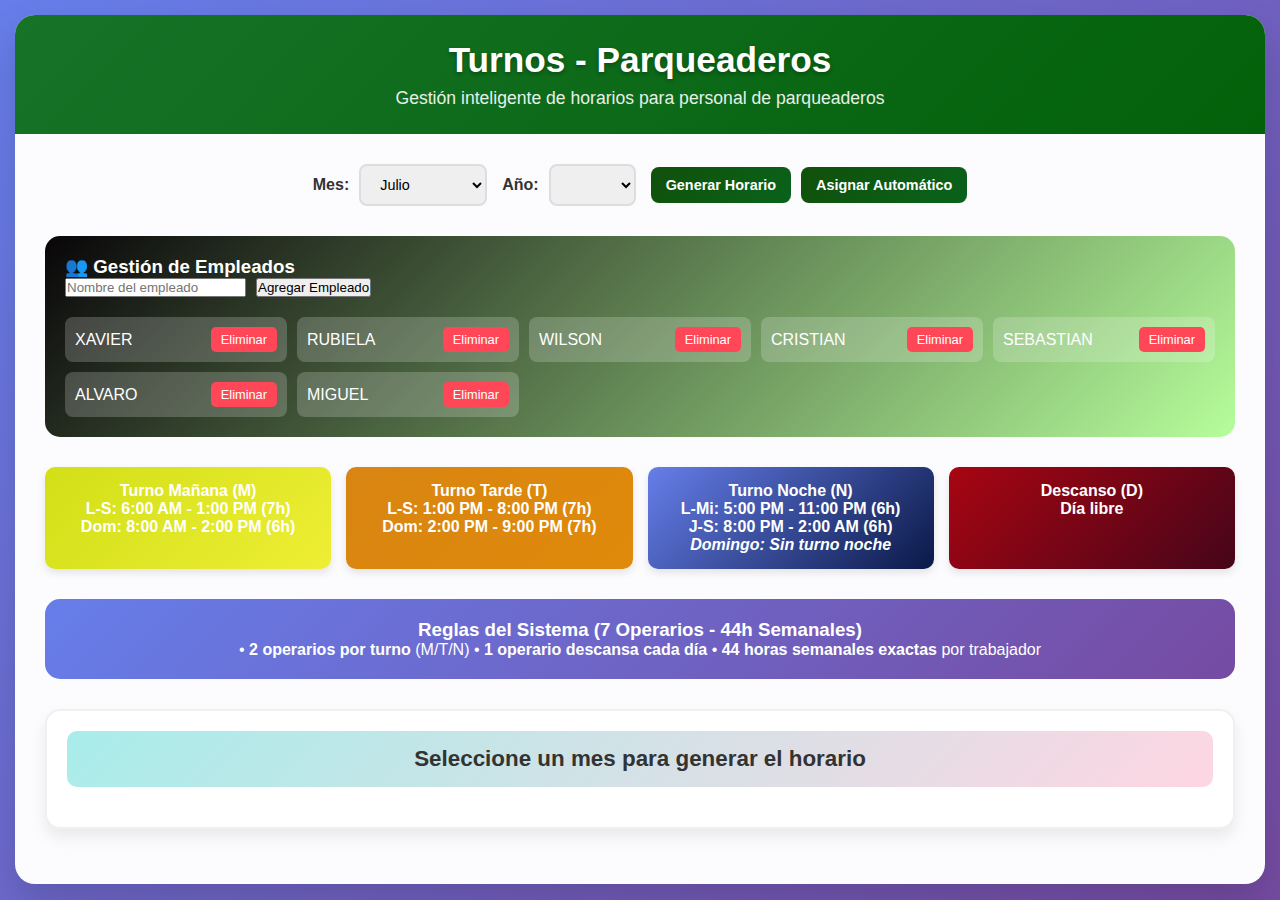
<file: index.HTML>
<!DOCTYPE html>
<html lang="es">
<head>
    <meta charset="UTF-8">
    <meta name="viewport" content="width=device-width, initial-scale=1.0">
    <title>Sistema de Turnos - Parqueaderos</title>
    <style>
        * {
            margin: 0;
            padding: 0;
            box-sizing: border-box;
        }

        body {
            font-family: 'Segoe UI', Tahoma, Geneva, Verdana, sans-serif;
            background: linear-gradient(135deg, #667eea 0%, #764ba2 100%);
            min-height: 100vh;
            padding: 15px;
        }

        .container {
            max-width: 1600px;
            margin: 0 auto;
            background: rgba(255, 255, 255, 0.98);
            border-radius: 20px;
            box-shadow: 0 20px 40px rgba(0, 0, 0, 0.15);
            overflow: hidden;
        }

        .header {
            background: linear-gradient(135deg, #177328 0%, #026109 100%);
            color: white;
            padding: 25px;
            text-align: center;
        }

        .header h1 {
            font-size: 2.2rem;
            margin-bottom: 8px;
            text-shadow: 0 2px 4px rgba(0, 0, 0, 0.3);
        }

        .header p {
            font-size: 1.1rem;
            opacity: 0.9;
        }

        .content {
            padding: 30px;
        }

        .controls {
            display: flex;
            gap: 15px;
            margin-bottom: 30px;
            flex-wrap: wrap;
            align-items: center;
            justify-content: center;
        }

        .control-group {
            display: flex;
            align-items: center;
            gap: 10px;
        }

        .control-group label {
            font-weight: bold;
            color: #333;
        }

        .control-group select,
        .control-group input,
        .control-group button {
            padding: 10px 15px;
            border: 2px solid #ddd;
            border-radius: 8px;
            font-size: 0.9rem;
        }

        .control-group button {
            background: linear-gradient(135deg, #11500a 0%, #09631b 100%);
            color: white;
            border: none;
            cursor: pointer;
            font-weight: bold;
            transition: transform 0.2s ease;
        }

        .control-group button:hover {
            transform: translateY(-2px);
        }

        .legend {
            display: grid;
            grid-template-columns: repeat(auto-fit, minmax(200px, 1fr));
            gap: 15px;
            margin-bottom: 30px;
        }

        .legend-item {
            padding: 15px;
            border-radius: 10px;
            text-align: center;
            font-weight: bold;
            box-shadow: 0 4px 8px rgba(0, 0, 0, 0.1);
            color: white;
        }

        .turno-manana { background: linear-gradient(135deg, #d2df17 0%, #eeee34 100%); }
        .turno-tarde { background: linear-gradient(135deg, #d88512 0%, #e08a0a 100%); }
        .turno-noche { background: linear-gradient(135deg, #667eea 0%, #0a1947 100%); }
        .descanso-item { background: linear-gradient(135deg, #a80512 0%, #46051a 100%); }

        .rules-box {
            background: linear-gradient(135deg, #667eea 0%, #764ba2 100%);
            color: white;
            padding: 20px;
            border-radius: 15px;
            margin-bottom: 30px;
            text-align: center;
        }

        .month-section {
            background: white;
            border-radius: 15px;
            padding: 20px;
            margin-bottom: 25px;
            box-shadow: 0 8px 16px rgba(0, 0, 0, 0.08);
            border: 2px solid #f0f0f0;
        }

        .month-title {
            background: linear-gradient(135deg, #a8edea 0%, #fed6e3 100%);
            color: #333;
            padding: 15px;
            border-radius: 10px;
            margin-bottom: 20px;
            text-align: center;
            font-weight: bold;
            font-size: 1.4rem;
        }

        .schedule-table {
            width: 100%;
            border-collapse: collapse;
            border-radius: 10px;
            overflow: hidden;
            box-shadow: 0 4px 8px rgba(0, 0, 0, 0.1);
            margin-bottom: 20px;
        }

        .schedule-table th {
            background: linear-gradient(135deg, #12690f 0%, #000000 100%);
            color: white;
            padding: 12px 8px;
            text-align: center;
            font-weight: bold;
            font-size: 0.9rem;
        }

        .schedule-table td {
            padding: 8px 6px;
            text-align: center;
            border-bottom: 1px solid #eee;
            font-weight: 500;
            font-size: 0.8rem;
            vertical-align: middle;
            cursor: pointer;
            transition: background-color 0.3s ease;
        }

        .schedule-table tr:nth-child(even) {
            background-color: #f8f9fa;
        }

        .schedule-table tr:hover {
            background-color: #e3f2fd;
        }

        /* Colores para días de la semana */
        .lunes { background: linear-gradient(135deg, #ff9a9e 0%, #fecfef 100%); color: white; }
        .martes { background: linear-gradient(135deg, #a8edea 0%, #fed6e3 100%); color: #333; }
        .miercoles { background: linear-gradient(135deg, #ffecd2 0%, #fcb69f 100%); color: #333; }
        .jueves { background: linear-gradient(135deg, #d299c2 0%, #fef9d7 100%); color: #333; }
        .viernes { background: linear-gradient(135deg, #89f7fe 0%, #66a6ff 100%); color: white; }
        .sabado { background: linear-gradient(135deg, #fdbb2d 0%, #22c1c3 100%); color: white; }
        .domingo { background: linear-gradient(135deg, #ee9ca7 0%, #ffdde1 100%); color: #333; }

        /* Estilos para turnos */
        .turno-m { background: #e8f5e8; color: #2e7d32; font-weight: bold; }
        .turno-t { background: #fff3e0; color: #f57c00; font-weight: bold; }
        .turno-n { background: #e3f2fd; color: #1976d2; font-weight: bold; }
        .descanso { background: #fce4ec; color: #c2185b; font-weight: bold; }

        .summary-section {
            background: linear-gradient(135deg, #667eea 0%, #764ba2 100%);
            color: white;
            border-radius: 15px;
            padding: 25px;
            margin-top: 30px;
        }

        .summary-title {
            font-size: 1.6rem;
            text-align: center;
            margin-bottom: 20px;
            text-shadow: 0 2px 4px rgba(0, 0, 0, 0.3);
        }

        .totals-table {
            width: 100%;
            border-collapse: collapse;
            border-radius: 10px;
            overflow: hidden;
            background: white;
        }

        .totals-table th {
            background: linear-gradient(135deg, #4facfe 0%, #00f2fe 100%);
            color: white;
            padding: 12px;
            text-align: center;
            font-weight: bold;
        }

        .totals-table td {
            padding: 10px;
            text-align: center;
            border-bottom: 1px solid #eee;
            color: #333;
            font-weight: 500;
        }

        .balanced-hours { 
            background: linear-gradient(135deg, #84fab0 0%, #8fd3f4 100%); 
            color: white; 
            font-weight: bold; 
        }

        .employee-section {
            margin-bottom: 30px;
            padding: 20px;
            background: linear-gradient(135deg, #090609 0%, #59ff176d 100%);
            border-radius: 15px;
            color: white;
        }

        .employee-controls {
            display: flex;
            gap: 10px;
            flex-wrap: wrap;
            align-items: center;
            margin-bottom: 20px;
        }

        .employee-list {
            display: grid;
            grid-template-columns: repeat(auto-fill, minmax(200px, 1fr));
            gap: 10px;
        }

        .employee-item {
            background: rgba(255, 255, 255, 0.2);
            padding: 10px;
            border-radius: 8px;
            display: flex;
            justify-content: space-between;
            align-items: center;
        }

        .delete-btn {
            background: #ff4757;
            color: white;
            border: none;
            padding: 5px 10px;
            border-radius: 5px;
            cursor: pointer;
            font-size: 0.8rem;
        }

        @media (max-width: 1200px) {
            .schedule-table {
                font-size: 0.7rem;
            }
            
            .schedule-table th,
            .schedule-table td {
                padding: 6px 4px;
            }
        }

        @media (max-width: 768px) {
            .content {
                padding: 15px;
            }
            
            .header h1 {
                font-size: 1.8rem;
            }
            
            .schedule-table {
                font-size: 0.65rem;
            }
            
            .controls {
                flex-direction: column;
                align-items: stretch;
            }
        }
    </style>
</head>
<body>
    <div class="container">
        <div class="header">
            <h1> Turnos - Parqueaderos</h1>
            <p>Gestión inteligente de horarios para personal de parqueaderos</p>
        </div>

        <div class="content">
            <!-- Controles principales -->
            <div class="controls">
                <div class="control-group">
                    <label for="month-select">Mes:</label>
                    <select id="month-select">
                        <option value="0">Enero</option>
                        <option value="1">Febrero</option>
                        <option value="2">Marzo</option>
                        <option value="3">Abril</option>
                        <option value="4">Mayo</option>
                        <option value="5">Junio</option>
                        <option value="6">Julio</option>
                        <option value="7">Agosto</option>
                        <option value="8">Septiembre</option>
                        <option value="9">Octubre</option>
                        <option value="10">Noviembre</option>
                        <option value="11">Diciembre</option>
                    </select>
                </div>
                <div class="control-group">
                    <label for="year-select">Año:</label>
                    <select id="year-select">
                        <option value="2024">2024</option>
                        <option value="2025">2025</option>
                    </select>
                </div>
                <div class="control-group">
                    <button onclick="generateSchedule()">Generar Horario</button>
                    <button onclick="autoAssignShifts()">Asignar Automático</button>
                </div>
            </div>

            <!-- Gestión de empleados -->
            <div class="employee-section">
                <h3>👥 Gestión de Empleados</h3>
                <div class="employee-controls">
                    <input type="text" id="employee-name" placeholder="Nombre del empleado">
                    <button onclick="addEmployee()">Agregar Empleado</button>
                </div>
                <div class="employee-list" id="employee-list"></div>
            </div>

            <!-- Leyenda de turnos -->
            <div class="legend">
                <div class="legend-item turno-manana">
                    <strong>Turno Mañana (M)</strong><br>
                    L-S: 6:00 AM - 1:00 PM (7h)<br>
                    Dom: 8:00 AM - 2:00 PM (6h)
                </div>
                <div class="legend-item turno-tarde">
                    <strong>Turno Tarde (T)</strong><br>
                    L-S: 1:00 PM - 8:00 PM (7h)<br>
                    Dom: 2:00 PM - 9:00 PM (7h)
                </div>
                <div class="legend-item turno-noche">
                    <strong>Turno Noche (N)</strong><br>
                    L-Mi: 5:00 PM - 11:00 PM (6h)<br>
                    J-S: 8:00 PM - 2:00 AM (6h)<br>
                    <em>Domingo: Sin turno noche</em>
                </div>
                <div class="legend-item descanso-item">
                    <strong>Descanso (D)</strong><br>
                    Día libre
                </div>
            </div>

            <!-- Reglas del sistema -->
            <div class="rules-box">
                <h3> Reglas del Sistema (7 Operarios - 44h Semanales)</h3>
                <p>• <strong>2 operarios por turno</strong> (M/T/N) • <strong>1 operario descansa cada día</strong> • 
                <strong>44 horas semanales exactas</strong> por trabajador
                </p>
            </div>

            <!-- Tabla de horarios -->
            <div class="month-section">
                <div class="month-title" id="month-display">
                    Seleccione un mes para generar el horario
                </div>
                <div id="schedule-container"></div>
            </div>

            <!-- Resumen mensual -->
            <div class="summary-section" id="summary-section" style="display: none;">
                <div class="summary-title">📊 Resumen Mensual</div>
                <table class="totals-table" id="summary-table">
                    <thead>
                        <tr>
                            <th>Empleado</th>
                            <th>Turno Mañana</th>
                            <th>Turno Tarde</th>
                            <th>Turno Noche</th>
                            <th>Días Descanso</th>
                            <th>Total Horas</th>
                            <th>Estado</th>
                        </tr>
                    </thead>
                    <tbody id="summary-body"></tbody>
                </table>
            </div>
        </div>
    </div>

    <script>
        // Variables globales
        let employees = ['XAVIER', 'RUBIELA', 'WILSON', 'CRISTIAN', 'SEBASTIAN', 'ALVARO', 'MIGUEL'];
        let currentSchedule = {};
        let currentMonth = new Date().getMonth();
        let currentYear = new Date().getFullYear();

        // Inicializar la aplicación
        document.addEventListener('DOMContentLoaded', function() {
            document.getElementById('month-select').value = currentMonth;
            document.getElementById('year-select').value = currentYear;
            updateEmployeeList();
        });

        // Gestión de empleados
        function addEmployee() {
            const nameInput = document.getElementById('employee-name');
            const name = nameInput.value.trim();
            
            if (name && !employees.includes(name)) {
                employees.push(name);
                nameInput.value = '';
                updateEmployeeList();
            }
        }

        function removeEmployee(index) {
            employees.splice(index, 1);
            updateEmployeeList();
        }

        function updateEmployeeList() {
            const container = document.getElementById('employee-list');
            container.innerHTML = employees.map((emp, index) => 
                `<div class="employee-item">
                    <span>${emp}</span>
                    <button class="delete-btn" onclick="removeEmployee(${index})">Eliminar</button>
                </div>`
            ).join('');
        }

        // Generar calendario
        function generateSchedule() {
            const month = parseInt(document.getElementById('month-select').value);
            const year = parseInt(document.getElementById('year-select').value);
            
            currentMonth = month;
            currentYear = year;
            
            const monthNames = ['Enero', 'Febrero', 'Marzo', 'Abril', 'Mayo', 'Junio',
                              'Julio', 'Agosto', 'Septiembre', 'Octubre', 'Noviembre', 'Diciembre'];
            
            document.getElementById('month-display').textContent = `${monthNames[month]} ${year}`;
            
            const daysInMonth = new Date(year, month + 1, 0).getDate();
            const firstDay = new Date(year, month, 1).getDay();
            
            let table = `
                <table class="schedule-table">
                    <thead>
                        <tr>
                            <th>Empleado</th>`;
            
            // Generar encabezados de días
            for (let day = 1; day <= daysInMonth; day++) {
                const date = new Date(year, month, day);
                const dayName = ['Dom', 'Lun', 'Mar', 'Mié', 'Jue', 'Vie', 'Sáb'][date.getDay()];
                const dayClass = ['domingo', 'lunes', 'martes', 'miercoles', 'jueves', 'viernes', 'sabado'][date.getDay()];
                table += `<th class="${dayClass}">${day}<br>${dayName}</th>`;
            }
            
            table += `</tr></thead><tbody>`;
            
            // Generar filas de empleados
            employees.forEach((employee, empIndex) => {
                table += `<tr><td style="font-weight: bold; background: #f0f0f0;">${employee}</td>`;
                
                for (let day = 1; day <= daysInMonth; day++) {
                    const cellId = `cell-${empIndex}-${day}`;
                    const shift = currentSchedule[`${empIndex}-${day}`] || '';
                    const shiftClass = getShiftClass(shift);
                    
                    table += `<td class="${shiftClass}" id="${cellId}" onclick="cycleShift(${empIndex}, ${day})">${shift}</td>`;
                }
                
                table += `</tr>`;
            });
            
            table += `</tbody></table>`;
            
            document.getElementById('schedule-container').innerHTML = table;
            updateSummary();
        }

        // Alternar turnos al hacer clic
        function cycleShift(empIndex, day) {
            const key = `${empIndex}-${day}`;
            const shifts = ['', 'M', 'T', 'N', 'D'];
            const current = currentSchedule[key] || '';
            const currentIndex = shifts.indexOf(current);
            const nextIndex = (currentIndex + 1) % shifts.length;
            
            currentSchedule[key] = shifts[nextIndex];
            
            const cell = document.getElementById(`cell-${empIndex}-${day}`);
            cell.textContent = shifts[nextIndex];
            cell.className = getShiftClass(shifts[nextIndex]);
            
            updateSummary();
        }

        function getShiftClass(shift) {
            switch(shift) {
                case 'M': return 'turno-m';
                case 'T': return 'turno-t';
                case 'N': return 'turno-n';
                case 'D': return 'descanso';
                default: return '';
            }
        }

        // Función para calcular horas de trabajo según el día y turno
        function getShiftHours(dayOfWeek, shift) {
            // dayOfWeek: 0=Domingo, 1=Lunes, 2=Martes, 3=Miércoles, 4=Jueves, 5=Viernes, 6=Sábado
            
            if (shift === 'D') return 0; // Descanso
            
            switch (shift) {
                case 'M': // Mañana
                    return dayOfWeek === 0 ? 6 : 7; // Domingo 6h, otros días 7h
                    
                case 'T': // Tarde
                    return 7; // Todos los días 7h
                    
                case 'N': // Noche
                    if (dayOfWeek === 0) return 0; // Domingo no hay turno noche
                    return 6; // Lunes a sábado 6h
                    
                default:
                    return 0;
            }
        }
        
        // Asignación automática de turnos con horarios específicos y 44h semanales
        function autoAssignShifts() {
            if (employees.length === 0) {
                alert('Agregue empleados antes de generar turnos automáticos');
                return;
            }
            
            if (employees.length !== 7) {
                alert('Este sistema está diseñado para exactamente 7 operarios. Actual: ' + employees.length);
                return;
            }
            
            const daysInMonth = new Date(currentYear, currentMonth + 1, 0).getDate();
            currentSchedule = {};
            
            // Generar horario por semanas completas
            for (let day = 1; day <= daysInMonth; day++) {
                const dayOfWeek = new Date(currentYear, currentMonth, day).getDay(); // 0=Domingo
                const weekNumber = Math.floor((day - 1) / 7);
                
                // Determinar quién descansa (rotación semanal)
                const restingEmployeeIndex = (dayOfWeek + weekNumber) % 7;
                currentSchedule[`${restingEmployeeIndex}-${day}`] = 'D';
                
                // Obtener empleados activos
                const activeEmployees = [];
                for (let i = 0; i < 7; i++) {
                    if (i !== restingEmployeeIndex) {
                        activeEmployees.push(i);
                    }
                }
                
                // Asignación de turnos para domingo (solo M y T, no hay N)
                if (dayOfWeek === 0) { // Domingo
                    // 2 en mañana, 2 en tarde, 2 descansan adicionales
                    const morningWorkers = activeEmployees.slice(0, 2);
                    const afternoonWorkers = activeEmployees.slice(2, 4);
                    const extraRest = activeEmployees.slice(4, 6);
                    
                    morningWorkers.forEach(empIndex => {
                        currentSchedule[`${empIndex}-${day}`] = 'M';
                    });
                    
                    afternoonWorkers.forEach(empIndex => {
                        currentSchedule[`${empIndex}-${day}`] = 'T';
                    });
                    
                    extraRest.forEach(empIndex => {
                        currentSchedule[`${empIndex}-${day}`] = 'D';
                    });
                    
                } else { // Lunes a Sábado
                    // Distribuir 6 activos en 3 turnos (2 por turno)
                    const shiftRotation = (day + weekNumber) % 3;
                    
                    // Rotar asignaciones para evitar que siempre los mismos tengan el mismo turno
                    const rotatedActive = [...activeEmployees];
                    for (let i = 0; i < shiftRotation; i++) {
                        rotatedActive.push(rotatedActive.shift());
                    }
                    
                    // Asignar 2 por turno
                    rotatedActive.slice(0, 2).forEach(empIndex => {
                        currentSchedule[`${empIndex}-${day}`] = 'M';
                    });
                    
                    rotatedActive.slice(2, 4).forEach(empIndex => {
                        currentSchedule[`${empIndex}-${day}`] = 'T';
                    });
                    
                    rotatedActive.slice(4, 6).forEach(empIndex => {
                        currentSchedule[`${empIndex}-${day}`] = 'N';
                    });
                }
            }
            
            // Optimizar para cumplir exactamente 44 horas semanales
            optimizeWeeklyHours();
            
            generateSchedule();
        }
        
        // Optimizar horas semanales para que cada empleado tenga exactamente 44 horas
        function optimizeWeeklyHours() {
            const daysInMonth = new Date(currentYear, currentMonth + 1, 0).getDate();
            const weeksInMonth = Math.ceil(daysInMonth / 7);
            
            for (let week = 0; week < weeksInMonth; week++) {
                const weekStart = week * 7 + 1;
                const weekEnd = Math.min(weekStart + 6, daysInMonth);
                
                // Calcular horas actuales por empleado en esta semana
                const weeklyHours = {};
                employees.forEach((_, empIndex) => {
                    weeklyHours[empIndex] = 0;
                    
                    for (let day = weekStart; day <= weekEnd; day++) {
                        const shift = currentSchedule[`${empIndex}-${day}`];
                        if (shift) {
                            const dayOfWeek = new Date(currentYear, currentMonth, day).getDay();
                            weeklyHours[empIndex] += getShiftHours(dayOfWeek, shift);
                        }
                    }
                });
                
                // Ajustar turnos para alcanzar 44 horas exactas
                employees.forEach((_, empIndex) => {
                    const currentHours = weeklyHours[empIndex];
                    const targetHours = 44;
                    const hoursDiff = targetHours - currentHours;
                    
                    if (hoursDiff !== 0) {
                        // Buscar días en la semana donde se pueda ajustar
                        for (let day = weekStart; day <= weekEnd && hoursDiff !== 0; day++) {
                            const key = `${empIndex}-${day}`;
                            const currentShift = currentSchedule[key];
                            const dayOfWeek = new Date(currentYear, currentMonth, day).getDay();
                            
                            // Lógica de ajuste según la diferencia de horas
                            if (hoursDiff > 0 && currentShift === 'D') {
                                // Necesita más horas y está descansando
                                // Buscar intercambio con alguien que tenga exceso
                                for (let otherEmp = 0; otherEmp < 7; otherEmp++) {
                                    if (otherEmp !== empIndex && weeklyHours[otherEmp] > 44) {
                                        const otherKey = `${otherEmp}-${day}`;
                                        const otherShift = currentSchedule[otherKey];
                                        
                                        // Intercambiar si es beneficioso
                                        const otherHours = getShiftHours(dayOfWeek, otherShift);
                                        if (otherHours > 0 && otherHours <= hoursDiff) {
                                            currentSchedule[key] = otherShift;
                                            currentSchedule[otherKey] = 'D';
                                            weeklyHours[empIndex] += otherHours;
                                            weeklyHours[otherEmp] -= otherHours;
                                            break;
                                        }
                                    }
                                }
                            }
                        }
                    }
                });
            }
        }

        // Actualizar resumen con cálculo de horas semanales exactas
        function updateSummary() {
            if (employees.length === 0) return;
            
            const daysInMonth = new Date(currentYear, currentMonth + 1, 0).getDate();
            const summaryBody = document.getElementById('summary-body');
            let summaryHTML = '';
            
            employees.forEach((employee, empIndex) => {
                let morningShifts = 0, afternoonShifts = 0, nightShifts = 0, restDays = 0;
                let totalHours = 0;
                let weeklyHoursBreakdown = [];
                
                // Calcular por semanas
                const weeksInMonth = Math.ceil(daysInMonth / 7);
                for (let week = 0; week < weeksInMonth; week++) {
                    const weekStart = week * 7 + 1;
                    const weekEnd = Math.min(weekStart + 6, daysInMonth);
                    let weeklyHours = 0;
                    
                    for (let day = weekStart; day <= weekEnd; day++) {
                        const shift = currentSchedule[`${empIndex}-${day}`] || '';
                        const dayOfWeek = new Date(currentYear, currentMonth, day).getDay();
                        const hours = getShiftHours(dayOfWeek, shift);
                        
                        weeklyHours += hours;
                        totalHours += hours;
                        
                        switch(shift) {
                            case 'M': morningShifts++; break;
                            case 'T': afternoonShifts++; break;
                            case 'N': nightShifts++; break;
                            case 'D': restDays++; break;
                        }
                    }
                    
                    if (weekEnd >= weekStart) {
                        weeklyHoursBreakdown.push(weeklyHours);
                    }
                }
                
                // Verificar si cumple 44 horas semanales
                const meets44Hours = weeklyHoursBreakdown.every(hours => hours === 44);
                const avgWeeklyHours = totalHours / weeklyHoursBreakdown.length;
                const statusClass = meets44Hours ? 'balanced-hours' : '';
                
                summaryHTML += `
                    <tr>
                        <td><strong>${employee}</strong></td>
                        <td>${morningShifts}</td>
                        <td>${afternoonShifts}</td>
                        <td>${nightShifts}</td>
                        <td>${restDays}</td>
                        <td class="${statusClass}">${totalHours}h (${avgWeeklyHours.toFixed(1)}h/sem)</td>
                        <td class="${statusClass}">${meets44Hours ? '✅ 44h exactas' : `⚠️ ${avgWeeklyHours.toFixed(1)}h/sem`}</td>
                    </tr>
                `;
            });
            
            // Agregar fila de verificación de cobertura diaria
            let validDays = 0;
            let sundayDetails = '';
            
            for (let day = 1; day <= daysInMonth; day++) {
                const dayShifts = getDayShiftCount(day);
                const dayOfWeek = new Date(currentYear, currentMonth, day).getDay();
                
                if (dayOfWeek === 0) { // Domingo
                    if (dayShifts.M === 2 && dayShifts.T === 2 && dayShifts.N === 0 && dayShifts.D === 3) {
                        validDays++;
                    }
                    sundayDetails = `Dom: ${dayShifts.M}M/${dayShifts.T}T/${dayShifts.N}N/${dayShifts.D}D`;
                } else { // Lunes a Sábado
                    if (dayShifts.M === 2 && dayShifts.T === 2 && dayShifts.N === 2 && dayShifts.D === 1) {
                        validDays++;
                    }
                }
            }
            
            const isValidSchedule = validDays === daysInMonth;
            
            summaryHTML += `
                <tr style="background: #e3f2fd; font-weight: bold;">
                    <td><strong>VALIDACIÓN</strong></td>
                    <td colspan="4">${sundayDetails}</td>
                    <td>Días válidos: ${validDays}/${daysInMonth}</td>
                    <td>${isValidSchedule ? '✅ Perfecto' : '⚠️ Revisar'}</td>
                </tr>
            `;
            
            summaryBody.innerHTML = summaryHTML;
            document.getElementById('summary-section').style.display = 'block';
        }
        
        // Función auxiliar para contar turnos por día
        function getDayShiftCount(day) {
            const counts = { M: 0, T: 0, N: 0, D: 0 };
            
            for (let empIndex = 0; empIndex < employees.length; empIndex++) {
                const key = `${empIndex}-${day}`;
                const shift = currentSchedule[key];
                if (shift && counts.hasOwnProperty(shift)) {
                    counts[shift]++;
                }
            }
            
            return counts;
        }


    </script>
</body>
</html>
</file>
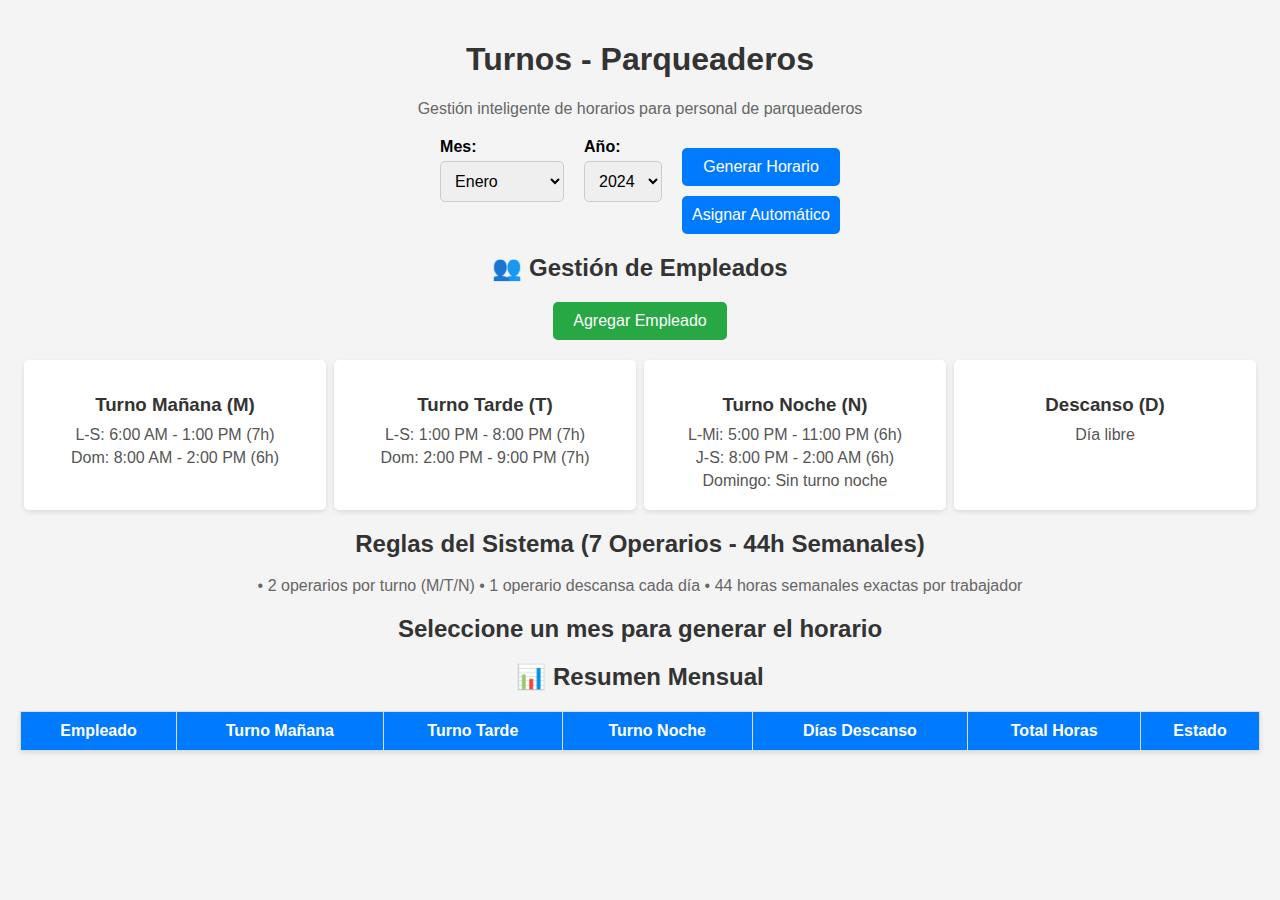
<file: indux.html>
<!DOCTYPE html>
<html lang="es">
<head>
    <meta charset="UTF-8">
    <meta name="viewport" content="width=device-width, initial-scale=1.0">
    <title>Turnos - Parqueaderos</title>
    <link rel="stylesheet" href="style.css">
</head>
<body>
    <header>
        <h1>Turnos - Parqueaderos</h1>
        <p>Gestión inteligente de horarios para personal de parqueaderos</p>
    </header>

    <main>
        <section class="controls">
            <div>
                <label for="month">Mes:</label>
                <select id="month">
                    <option>Enero</option>
                    <option>Febrero</option>
                    <option>Marzo</option>
                    <option>Abril</option>
                    <option>Mayo</option>
                    <option>Junio</option>
                    <option>Julio</option>
                    <option>Agosto</option>
                    <option>Septiembre</option>
                    <option>Octubre</option>
                    <option>Noviembre</option>
                    <option>Diciembre</option>
                </select>
            </div>

            <div>
                <label for="year">Año:</label>
                <select id="year">
                    <option>2024</option>
                    <option>2025</option>
                </select>
            </div>

            <div>
                <button>Generar Horario</button>
                <button>Asignar Automático</button>
            </div>
        </section>

        <section class="employee-management">
            <h2>👥 Gestión de Empleados</h2>
            <div>
                <button>Agregar Empleado</button>
            </div>
        </section>

        <section class="shift-info">
            <div>
                <h3>Turno Mañana (M)</h3>
                <p>L-S: 6:00 AM - 1:00 PM (7h)</p>
                <p>Dom: 8:00 AM - 2:00 PM (6h)</p>
            </div>

            <div>
                <h3>Turno Tarde (T)</h3>
                <p>L-S: 1:00 PM - 8:00 PM (7h)</p>
                <p>Dom: 2:00 PM - 9:00 PM (7h)</p>
            </div>

            <div>
                <h3>Turno Noche (N)</h3>
                <p>L-Mi: 5:00 PM - 11:00 PM (6h)</p>
                <p>J-S: 8:00 PM - 2:00 AM (6h)</p>
                <p>Domingo: Sin turno noche</p>
            </div>

            <div>
                <h3>Descanso (D)</h3>
                <p>Día libre</p>
            </div>
        </section>

        <section class="rules">
            <h2>Reglas del Sistema (7 Operarios - 44h Semanales)</h2>
            <p>• 2 operarios por turno (M/T/N) • 1 operario descansa cada día • 44 horas semanales exactas por trabajador</p>
        </section>

        <section class="schedule">
            <h2>Seleccione un mes para generar el horario</h2>
        </section>

        <section class="summary">
            <h2>📊 Resumen Mensual</h2>
            <table>
                <thead>
                    <tr>
                        <th>Empleado</th>
                        <th>Turno Mañana</th>
                        <th>Turno Tarde</th>
                        <th>Turno Noche</th>
                        <th>Días Descanso</th>
                        <th>Total Horas</th>
                        <th>Estado</th>
                    </tr>
                </thead>
                <tbody>
                </tbody>
            </table>
        </section>
    </main>
</body>
</html>
</file>
<file: style.css>
body {
    font-family: Arial, sans-serif;
    margin: 0;
    padding: 20px;
    background-color: #f4f4f4;
}

header {
    text-align: center;
    margin-bottom: 20px;
}

header h1 {
    color: #333;
}

header p {
    color: #666;
}

.controls {
    display: flex;
    justify-content: center;
    gap: 20px;
    margin-bottom: 20px;
}

.controls div {
    display: flex;
    flex-direction: column;
}

.controls label {
    margin-bottom: 5px;
    font-weight: bold;
}

.controls select,
.controls button {
    padding: 10px;
    font-size: 16px;
    border-radius: 5px;
    border: 1px solid #ccc;
}

.controls button {
    background-color: #007bff;
    color: white;
    border: none;
    cursor: pointer;
    margin-top: 10px;
}

.controls button:hover {
    background-color: #0056b3;
}

.employee-management {
    text-align: center;
    margin-bottom: 20px;
}

.employee-management h2 {
    color: #333;
}

.employee-management button {
    padding: 10px 20px;
    font-size: 16px;
    background-color: #28a745;
    color: white;
    border: none;
    border-radius: 5px;
    cursor: pointer;
}

.employee-management button:hover {
    background-color: #218838;
}

.shift-info {
    display: flex;
    justify-content: space-around;
    margin-bottom: 20px;
}

.shift-info div {
    background-color: white;
    padding: 15px;
    border-radius: 5px;
    box-shadow: 0 2px 5px rgba(0,0,0,0.1);
    width: 22%;
    text-align: center;
}

.shift-info h3 {
    color: #333;
    margin-bottom: 10px;
}

.shift-info p {
    margin: 5px 0;
    color: #555;
}

.rules {
    text-align: center;
    margin-bottom: 20px;
}

.rules h2 {
    color: #333;
}

.rules p {
    color: #666;
}

.schedule {
    text-align: center;
    margin-bottom: 20px;
}

.schedule h2 {
    color: #333;
}

.summary {
    margin-top: 20px;
}

.summary h2 {
    text-align: center;
    color: #333;
}

.summary table {
    width: 100%;
    border-collapse: collapse;
    background-color: white;
    box-shadow: 0 2px 5px rgba(0,0,0,0.1);
}

.summary th,
.summary td {
    padding: 10px;
    text-align: center;
    border: 1px solid #ddd;
}

.summary th {
    background-color: #007bff;
    color: white;
}

.summary td {
    color: #333;
}
</file>
